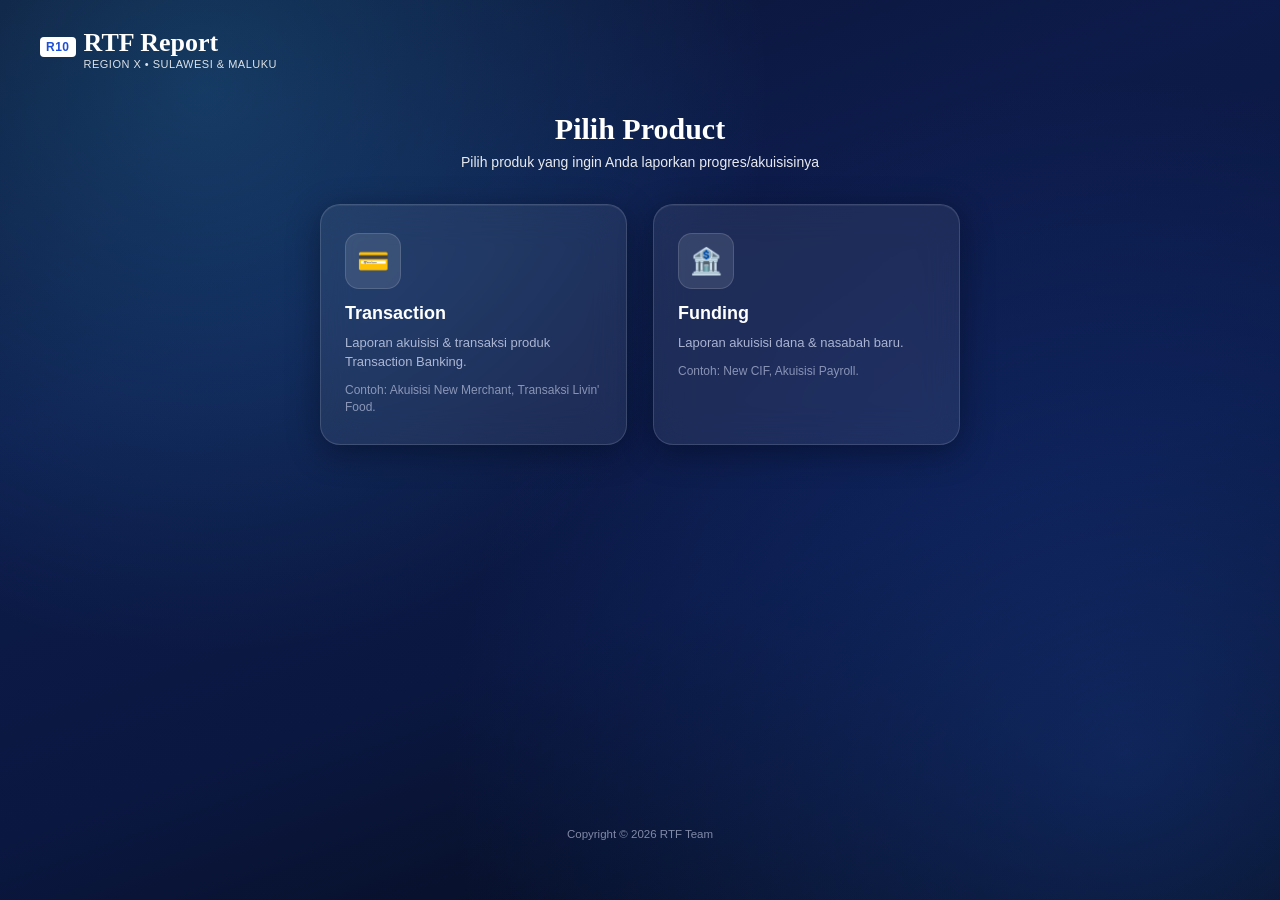
<file: index.html>
<!DOCTYPE html>
<html lang="id">
<head>
<meta charset="UTF-8" />
<meta name="viewport" content="width=device-width, initial-scale=1.0" />
<title>Regional Transaction &amp; Funding Report - Region X</title>
<link rel="stylesheet" href="css/style.css" />
</head>
<body>
<div class="page">
  <div class="topbar">
    <div class="logo">
      <span class="brand-mark">R10</span>
      <div>
        <div class="brand-name">RTF Report</div>
        <div class="brand-sub">Region X &bull; Sulawesi &amp; Maluku</div>
      </div>
    </div>
  </div>

  <div class="header-block">
    <h1>Pilih Product</h1>
    <p>Pilih produk yang ingin Anda laporkan progres/akuisisinya</p>
  </div>

  <div class="card-grid cols-2">
    <a class="card" href="unit-transaction.html">
      <div class="icon">💳</div>
      <h3>Transaction</h3>
      <p>Laporan akuisisi &amp; transaksi produk Transaction Banking.</p>
      <p class="example">Contoh: Akuisisi New Merchant, Transaksi Livin' Food.</p>
    </a>
    <a class="card" href="unit-funding.html">
      <div class="icon">🏦</div>
      <h3>Funding</h3>
      <p>Laporan akuisisi dana &amp; nasabah baru.</p>
      <p class="example">Contoh: New CIF, Akuisisi Payroll.</p>
    </a>
  </div>

  <footer class="site-footer">Copyright &copy; 2026 RTF Team</footer>
</div>
</body>
</html>
</file>
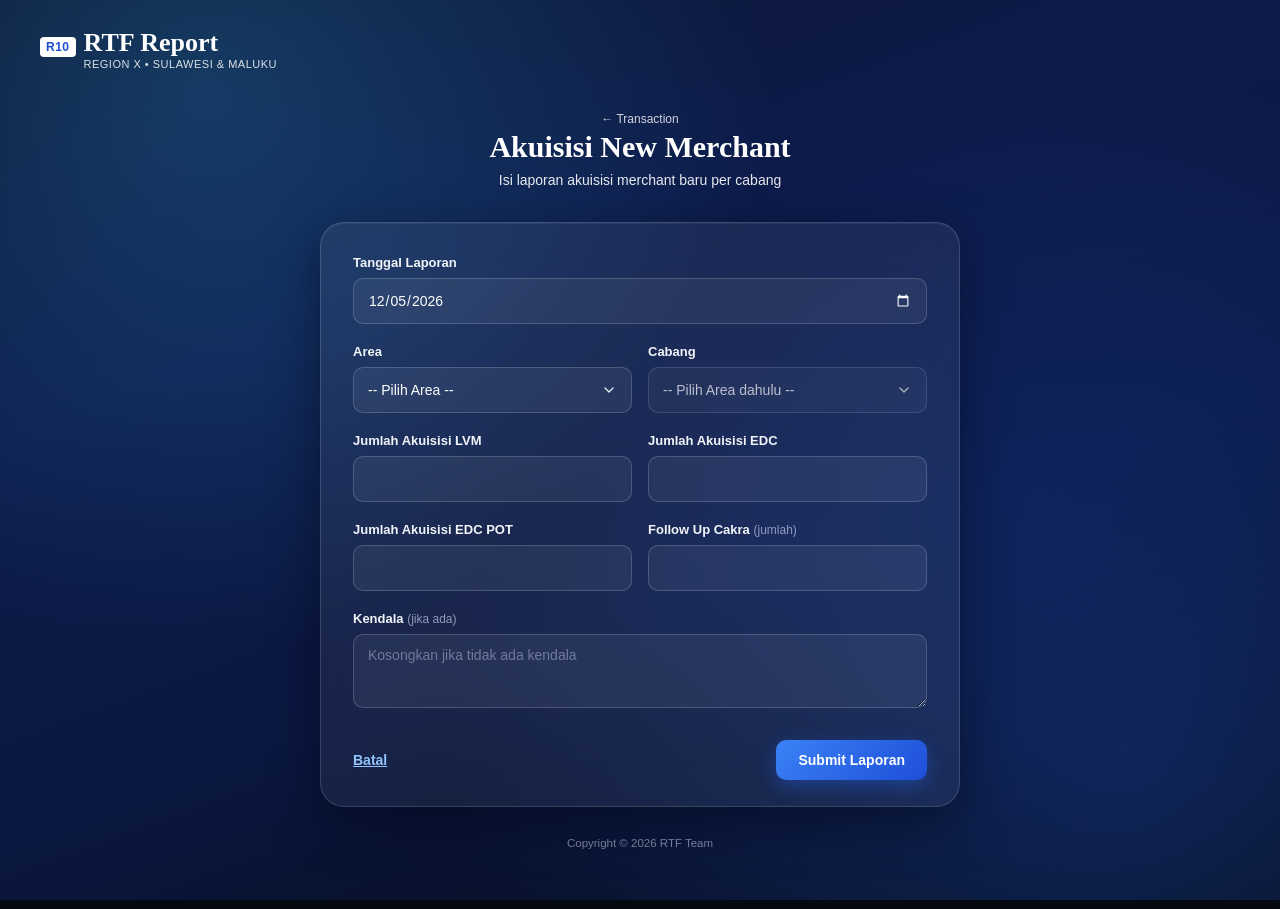
<file: form-new-merchant.html>
<!DOCTYPE html>
<html lang="id">
<head>
<meta charset="UTF-8" />
<meta name="viewport" content="width=device-width, initial-scale=1.0" />
<title>Akuisisi New Merchant - RTF Report</title>
<link rel="stylesheet" href="css/style.css" />
</head>
<body>
<div class="page">
  <div class="topbar">
    <div class="logo">
      <span class="brand-mark">R10</span>
      <div>
        <div class="brand-name">RTF Report</div>
        <div class="brand-sub">Region X &bull; Sulawesi &amp; Maluku</div>
      </div>
    </div>
  </div>

  <div class="header-block">
    <div class="breadcrumb"><a href="unit-transaction.html">&larr; Transaction</a></div>
    <h1>Akuisisi New Merchant</h1>
    <p>Isi laporan akuisisi merchant baru per cabang</p>
  </div>

  <!-- FORM -->
  <form id="merchantForm" class="form-card">
    <div id="statusBox"></div>

    <div class="form-group">
      <label for="tanggal">Tanggal Laporan</label>
      <input type="date" id="tanggal" name="tanggal" required />
    </div>

    <div class="two-col">
      <div class="form-group">
        <label for="area">Area</label>
        <select id="area" name="area" required></select>
      </div>
      <div class="form-group">
        <label for="cabang">Cabang</label>
        <select id="cabang" name="cabang" required disabled>
          <option value="">-- Pilih Area dahulu --</option>
        </select>
      </div>
    </div>

    <div class="two-col">
      <div class="form-group">
        <label for="lvm">Jumlah Akuisisi LVM</label>
        <input type="number" id="lvm" name="lvm" min="0" step="1" required />
      </div>
      <div class="form-group">
        <label for="edc">Jumlah Akuisisi EDC</label>
        <input type="number" id="edc" name="edc" min="0" step="1" required />
      </div>
    </div>

    <div class="two-col">
      <div class="form-group">
        <label for="edcpot">Jumlah Akuisisi EDC POT</label>
        <input type="number" id="edcpot" name="edcpot" min="0" step="1" required />
      </div>
      <div class="form-group">
        <label for="cakra">Follow Up Cakra <span class="hint">(jumlah)</span></label>
        <input type="number" id="cakra" name="cakra" min="0" step="1" required />
      </div>
    </div>

    <div class="form-group">
      <label for="kendala">Kendala <span class="hint">(jika ada)</span></label>
      <textarea id="kendala" name="kendala" rows="3" placeholder="Kosongkan jika tidak ada kendala"></textarea>
    </div>

    <div class="form-footer">
      <a class="btn-secondary" href="unit-transaction.html">Batal</a>
      <button type="submit" class="btn btn-primary" id="submitBtn">Submit Laporan</button>
    </div>
  </form>

  <!-- HASIL / REPORT PREVIEW (hidden sampai submit) -->
  <div class="form-card" id="resultCard" style="display:none; margin-top:22px;">
    <h3 style="margin-top:0;">Laporan siap dikirim</h3>
    <div class="report-preview" id="reportText"></div>
    <button class="btn btn-whatsapp" id="waBtn">📲 Kirim ke WhatsApp</button>
    <div class="form-footer" style="margin-top:12px;">
      <button class="btn-secondary" id="copyBtn">Salin teks</button>
      <a class="btn-secondary" href="form-new-merchant.html">Buat laporan baru</a>
    </div>
  </div>

  <footer class="site-footer">Copyright &copy; 2026 RTF Team</footer>
</div>

<script src="js/branches.js"></script>
<script src="js/config.js"></script>
<script src="js/app.js"></script>
<script>
  const areaSelect = document.getElementById("area");
  const cabangSelect = document.getElementById("cabang");
  const tanggalInput = document.getElementById("tanggal");
  const form = document.getElementById("merchantForm");
  const submitBtn = document.getElementById("submitBtn");
  const statusBox = document.getElementById("statusBox");
  const resultCard = document.getElementById("resultCard");
  const reportText = document.getElementById("reportText");
  const waBtn = document.getElementById("waBtn");
  const copyBtn = document.getElementById("copyBtn");

  populateAreaSelect(areaSelect);
  setDefaultDateToday(tanggalInput);

  areaSelect.addEventListener("change", () => {
    populateCabangSelect(cabangSelect, areaSelect.value);
  });

  function showStatus(type, msg) {
    statusBox.innerHTML = `<div class="status-msg ${type}">${msg}</div>`;
  }

  function buildWording(data) {
    return (
`*LAPORAN AKUISISI NEW MERCHANT*
Region X - Transaction Banking Retail

Tanggal   : ${formatDateIndo(data.tanggal)}
Area      : ${data.area}
Cabang    : ${data.kodeCabang} - ${data.namaCabang}

Jumlah Akuisisi LVM      : ${data.lvm}
Jumlah Akuisisi EDC      : ${data.edc}
Jumlah Akuisisi EDC POT  : ${data.edcpot}
Follow Up Cakra          : ${data.cakra}
Kendala                  : ${data.kendala || "-"}

_Laporan digenerate otomatis via RTF Report_`
    );
  }

  let currentWording = "";

  form.addEventListener("submit", async (e) => {
    e.preventDefault();
    statusBox.innerHTML = "";

    const cabangOpt = cabangSelect.options[cabangSelect.selectedIndex];
    const payload = {
      unit: UNIT_TRANSACTION,
      produk: "Akuisisi New Merchant",
      tanggal: tanggalInput.value,
      area: areaSelect.value,
      kodeCabang: cabangSelect.value,
      namaCabang: cabangOpt ? cabangOpt.dataset.nama : "",
      lvm: Number(document.getElementById("lvm").value || 0),
      edc: Number(document.getElementById("edc").value || 0),
      edcpot: Number(document.getElementById("edcpot").value || 0),
      cakra: Number(document.getElementById("cakra").value || 0),
      kendala: document.getElementById("kendala").value.trim(),
      submittedAt: new Date().toISOString()
    };

    currentWording = buildWording(payload);

    submitBtn.disabled = true;
    submitBtn.textContent = "Menyimpan...";
    showStatus("loading", "Menyimpan data ke Google Sheet...");

    try {
      await sendToSheet(payload);
      showStatus("success", "Data berhasil disimpan.");
    } catch (err) {
      showStatus("error", `Gagal menyimpan ke Google Sheet: ${err.message}. Anda tetap bisa kirim wording ke WhatsApp secara manual.`);
    } finally {
      submitBtn.disabled = false;
      submitBtn.textContent = "Submit Laporan";
    }

    reportText.textContent = currentWording;
    resultCard.style.display = "block";
    resultCard.scrollIntoView({ behavior: "smooth" });
  });

  waBtn.addEventListener("click", () => {
    openWhatsApp(currentWording);
  });

  copyBtn.addEventListener("click", async () => {
    try {
      await copyToClipboard(currentWording);
      copyBtn.textContent = "Tersalin!";
      setTimeout(() => (copyBtn.textContent = "Salin teks"), 1500);
    } catch (e) {
      alert("Gagal menyalin teks otomatis, silakan salin manual.");
    }
  });
</script>
</body>
</html>
</file>
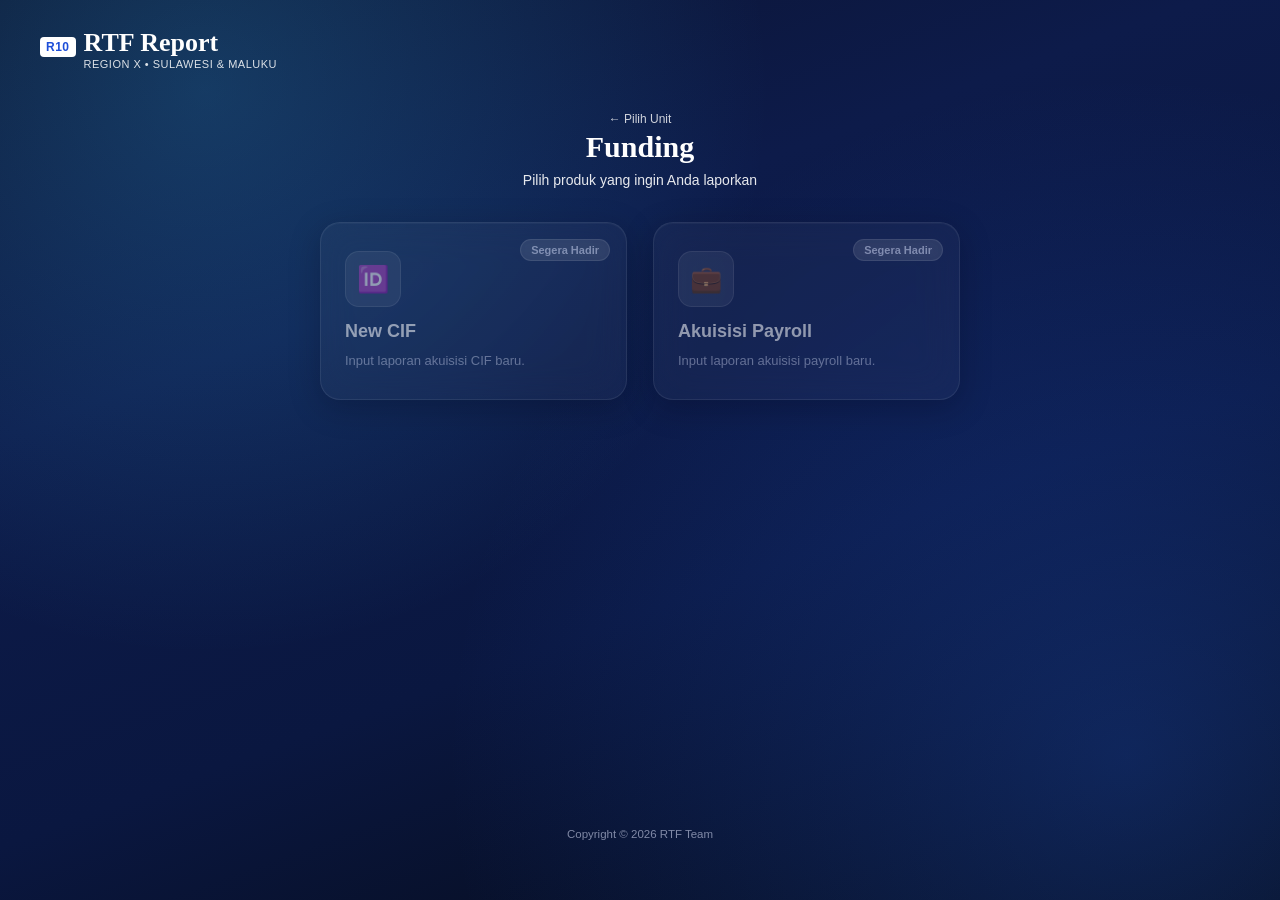
<file: unit-funding.html>
<!DOCTYPE html>
<html lang="id">
<head>
<meta charset="UTF-8" />
<meta name="viewport" content="width=device-width, initial-scale=1.0" />
<title>Funding - RTF Report</title>
<link rel="stylesheet" href="css/style.css" />
</head>
<body>
<div class="page">
  <div class="topbar">
    <div class="logo">
      <span class="brand-mark">R10</span>
      <div>
        <div class="brand-name">RTF Report</div>
        <div class="brand-sub">Region X &bull; Sulawesi &amp; Maluku</div>
      </div>
    </div>
  </div>

  <div class="header-block">
    <div class="breadcrumb"><a href="index.html">&larr; Pilih Unit</a></div>
    <h1>Funding</h1>
    <p>Pilih produk yang ingin Anda laporkan</p>
  </div>

  <div class="card-grid cols-2">
    <div class="card disabled">
      <span class="badge">Segera Hadir</span>
      <div class="icon">🆔</div>
      <h3>New CIF</h3>
      <p>Input laporan akuisisi CIF baru.</p>
    </div>
    <div class="card disabled">
      <span class="badge">Segera Hadir</span>
      <div class="icon">💼</div>
      <h3>Akuisisi Payroll</h3>
      <p>Input laporan akuisisi payroll baru.</p>
    </div>
  </div>

  <footer class="site-footer">Copyright &copy; 2026 RTF Team</footer>
</div>
</body>
</html>
</file>
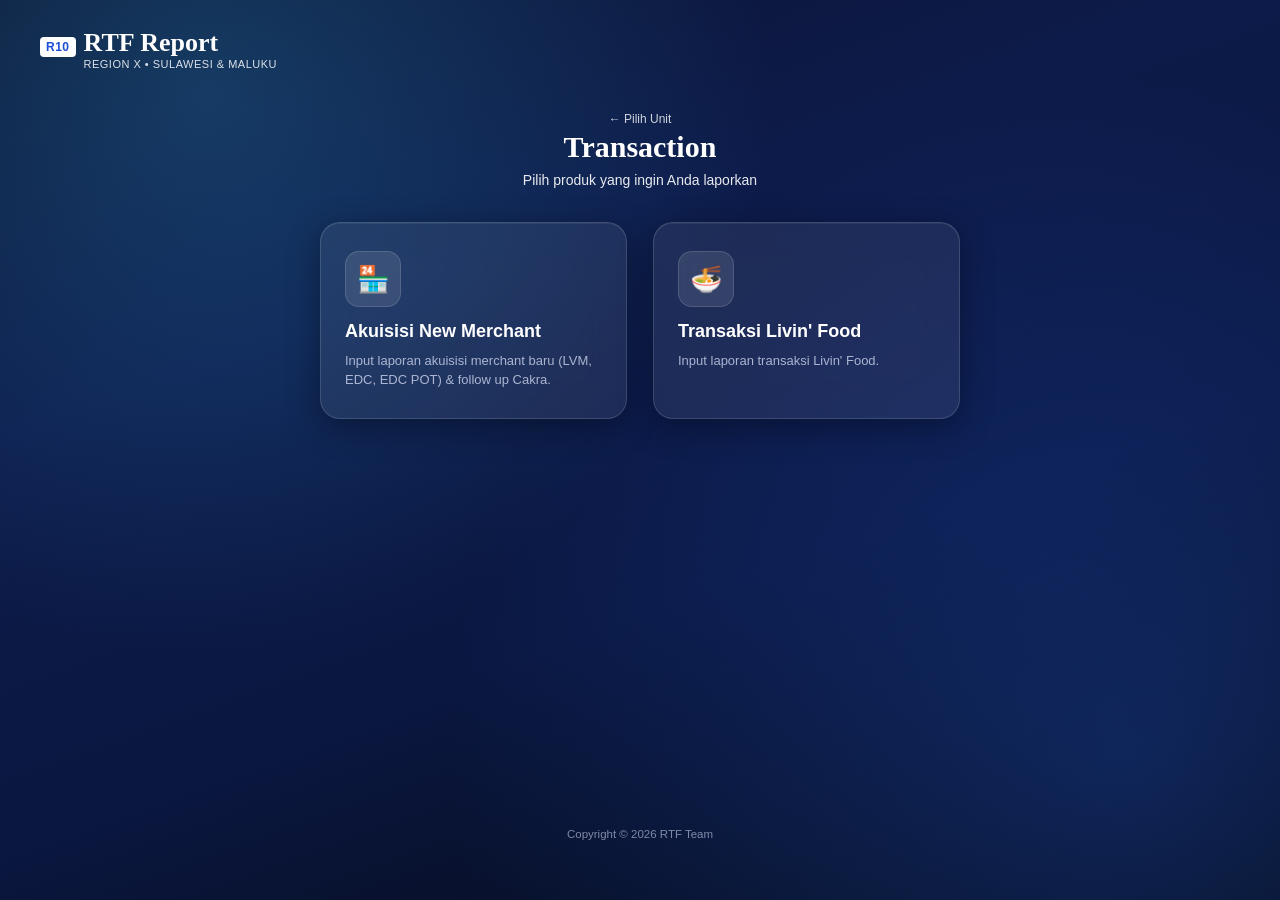
<file: unit-transaction.html>
<!DOCTYPE html>
<html lang="id">
<head>
<meta charset="UTF-8" />
<meta name="viewport" content="width=device-width, initial-scale=1.0" />
<title>Transaction - RTF Report</title>
<link rel="stylesheet" href="css/style.css" />
</head>
<body>
<div class="page">
  <div class="topbar">
    <div class="logo">
      <span class="brand-mark">R10</span>
      <div>
        <div class="brand-name">RTF Report</div>
        <div class="brand-sub">Region X &bull; Sulawesi &amp; Maluku</div>
      </div>
    </div>
  </div>

  <div class="header-block">
    <div class="breadcrumb"><a href="index.html">&larr; Pilih Unit</a></div>
    <h1>Transaction</h1>
    <p>Pilih produk yang ingin Anda laporkan</p>
  </div>

  <div class="card-grid cols-2">
    <a class="card" href="form-new-merchant.html">
      <div class="icon">🏪</div>
      <h3>Akuisisi New Merchant</h3>
      <p>Input laporan akuisisi merchant baru (LVM, EDC, EDC POT) &amp; follow up Cakra.</p>
    </a>
    <a class="card" href="https://taufiksmall.github.io/LivinFoodPartisipationR10/" target="_blank" rel="noopener">
      <div class="icon">🍜</div>
      <h3>Transaksi Livin' Food</h3>
      <p>Input laporan transaksi Livin' Food.</p>
    </a>
  </div>

  <footer class="site-footer">Copyright &copy; 2026 RTF Team</footer>
</div>
</body>
</html>
</file>
<file: css/style.css>
:root {
  --blue-mid: #1d4ed8;
  --blue-accent: #3b82f6;
  --card-bg: rgba(255, 255, 255, 0.07);
  --card-bg-form: rgba(255, 255, 255, 0.06);
  --card-border: rgba(255, 255, 255, 0.14);
  --card-radius: 20px;
  --text-light: #eef2ff;
  --text-light-70: rgba(226, 232, 255, 0.72);
  --text-light-55: rgba(226, 232, 255, 0.55);
  --link-light: #93c5fd;
  --link-light-hover: #bfdbfe;
  --focus-ring: rgba(96, 165, 250, 0.25);
}

* {
  box-sizing: border-box;
}

html, body {
  margin: 0;
  padding: 0;
  min-height: 100%;
  background: #050912;
}

::placeholder {
  color: rgba(226, 232, 255, 0.4);
}

select option {
  background: #0d1b3d;
  color: #fff;
}

body {
  font-family: "Segoe UI", "Helvetica Neue", Arial, sans-serif;
  color: var(--text-light);
  min-height: 100vh;
  background:
    radial-gradient(circle at 16% 10%, rgba(56, 189, 248, 0.22), transparent 42%),
    radial-gradient(circle at 88% 84%, rgba(37, 99, 235, 0.28), transparent 50%),
    linear-gradient(160deg, #0b1330 0%, #0d1b4a 32%, #0a1740 62%, #050912 100%);
  background-attachment: fixed;
}

.page {
  min-height: 100vh;
  display: flex;
  flex-direction: column;
  padding: 28px 40px 60px;
}

.topbar {
  display: flex;
  align-items: center;
  justify-content: space-between;
  margin-bottom: 24px;
}

.logo {
  display: flex;
  align-items: baseline;
  gap: 8px;
  color: #fff;
}

.logo .brand-mark {
  background: #fff;
  color: var(--blue-mid);
  font-weight: 800;
  font-size: 12px;
  padding: 3px 6px;
  border-radius: 4px;
  letter-spacing: 0.5px;
}

.logo .brand-name {
  font-family: Georgia, "Times New Roman", serif;
  font-size: 26px;
  font-weight: 700;
}

.logo .brand-sub {
  font-size: 11px;
  opacity: 0.85;
  letter-spacing: 0.5px;
  text-transform: uppercase;
}

.header-block {
  text-align: center;
  margin: 18px 0 34px;
  color: #fff;
}

.header-block h1 {
  font-family: Georgia, "Times New Roman", serif;
  font-size: 30px;
  margin: 0 0 8px;
}

.header-block p {
  margin: 0;
  font-size: 14px;
  opacity: 0.9;
}

.breadcrumb {
  font-size: 12px;
  color: rgba(255, 255, 255, 0.85);
  margin-bottom: 4px;
}

.breadcrumb a {
  color: #fff;
  text-decoration: none;
  opacity: 0.8;
}

.breadcrumb a:hover {
  opacity: 1;
  text-decoration: underline;
}

.card-grid {
  display: grid;
  grid-template-columns: repeat(auto-fit, minmax(230px, 1fr));
  gap: 26px;
  max-width: 980px;
  margin: 0 auto;
  width: 100%;
}

.card-grid.cols-2 {
  max-width: 640px;
}

.card {
  background: var(--card-bg);
  backdrop-filter: blur(18px);
  -webkit-backdrop-filter: blur(18px);
  border-radius: var(--card-radius);
  padding: 28px 24px;
  box-shadow: 0 8px 32px rgba(2, 6, 23, 0.45), inset 0 1px 0 rgba(255, 255, 255, 0.06);
  text-decoration: none;
  color: var(--text-light);
  display: flex;
  flex-direction: column;
  gap: 10px;
  transition: transform 0.18s ease, box-shadow 0.18s ease, border-color 0.18s ease;
  cursor: pointer;
  position: relative;
  border: 1px solid var(--card-border);
}

.card:hover:not(.disabled) {
  transform: translateY(-4px);
  box-shadow: 0 16px 40px rgba(2, 6, 23, 0.55), inset 0 1px 0 rgba(255, 255, 255, 0.1);
  border-color: rgba(255, 255, 255, 0.24);
}

.card.disabled {
  opacity: 0.55;
  cursor: not-allowed;
}

.card .icon {
  width: 56px;
  height: 56px;
  border-radius: 14px;
  background: rgba(255, 255, 255, 0.1);
  border: 1px solid rgba(255, 255, 255, 0.14);
  display: flex;
  align-items: center;
  justify-content: center;
  font-size: 26px;
  margin-bottom: 4px;
}

.card h3 {
  margin: 0;
  font-size: 18px;
  color: #fff;
}

.card p {
  margin: 0;
  font-size: 13px;
  color: var(--text-light-70);
  line-height: 1.45;
}

.card .example {
  font-size: 12px;
  color: var(--text-light-55);
}

.badge {
  position: absolute;
  top: 16px;
  right: 16px;
  background: rgba(255, 255, 255, 0.14);
  backdrop-filter: blur(6px);
  color: #e0e7ff;
  font-size: 11px;
  font-weight: 600;
  padding: 4px 10px;
  border-radius: 20px;
  border: 1px solid rgba(255, 255, 255, 0.18);
}

.form-card {
  background: var(--card-bg-form);
  backdrop-filter: blur(22px);
  -webkit-backdrop-filter: blur(22px);
  border: 1px solid var(--card-border);
  border-radius: 24px;
  max-width: 640px;
  margin: 0 auto;
  width: 100%;
  padding: 32px 32px 26px;
  box-shadow: 0 16px 48px rgba(2, 6, 23, 0.5), inset 0 1px 0 rgba(255, 255, 255, 0.06);
}

.form-card h3 {
  color: #fff;
}

.form-group {
  margin-bottom: 20px;
}

.form-group label {
  display: block;
  font-size: 13px;
  font-weight: 600;
  margin-bottom: 8px;
  color: #f1f5f9;
}

.form-group .hint {
  font-weight: 400;
  color: rgba(226, 232, 255, 0.6);
  font-size: 12px;
}

input[type="date"],
input[type="number"],
input[type="text"],
select,
textarea {
  width: 100%;
  min-height: 46px;
  padding: 12px 14px;
  border: 1.5px solid rgba(255, 255, 255, 0.18);
  border-radius: 10px;
  font-size: 14px;
  font-family: inherit;
  color: #fff;
  background: rgba(255, 255, 255, 0.06);
  -webkit-appearance: none;
  appearance: none;
  box-sizing: border-box;
}

input:focus, select:focus, textarea:focus {
  outline: none;
  border-color: #60a5fa;
  box-shadow: 0 0 0 3px var(--focus-ring);
}

/* Samakan perataan teks input tanggal dengan field lain + tema gelap
   pada picker native (default browser membuat teks tanggal rata tengah
   & ikon kalender gelap yang tidak kelihatan di background gelap) */
input[type="date"] {
  text-align: left;
  line-height: 1.3;
  color-scheme: dark;
}

input[type="date"]::-webkit-date-and-time-value {
  text-align: left;
  margin: 0;
}

input[type="date"]::-webkit-datetime-edit {
  font-size: 14px;
}

select {
  background-image: url("data:image/svg+xml;charset=UTF-8,%3Csvg xmlns='http://www.w3.org/2000/svg' viewBox='0 0 24 24' fill='none' stroke='%23e2e8f0' stroke-width='2' stroke-linecap='round' stroke-linejoin='round'%3E%3Cpolyline points='6 9 12 15 18 9'%3E%3C/polyline%3E%3C/svg%3E");
  background-repeat: no-repeat;
  background-position: right 14px center;
  background-size: 16px;
  padding-right: 38px;
}

.form-footer {
  display: flex;
  align-items: center;
  justify-content: space-between;
  margin-top: 28px;
}

.btn {
  border: none;
  border-radius: 10px;
  padding: 12px 22px;
  font-size: 14px;
  font-weight: 600;
  cursor: pointer;
  text-decoration: none;
  display: inline-flex;
  align-items: center;
  gap: 8px;
}

.btn-primary {
  background: linear-gradient(135deg, var(--blue-accent), var(--blue-mid));
  color: #fff;
  box-shadow: 0 6px 18px rgba(37, 99, 235, 0.4);
}

.btn-primary:hover {
  filter: brightness(1.08);
}

.btn-primary:disabled {
  background: #4b5563;
  box-shadow: none;
  opacity: 0.75;
  cursor: not-allowed;
  filter: none;
}

.btn-whatsapp {
  background: #25D366;
  color: #fff;
  width: 100%;
  justify-content: center;
  padding: 14px;
  font-size: 15px;
  box-shadow: 0 6px 18px rgba(37, 211, 102, 0.35);
}

.btn-whatsapp:hover {
  background: #1ebe5b;
}

.btn-secondary {
  background: transparent;
  color: var(--link-light);
  font-weight: 600;
  font-size: 14px;
  padding: 8px 0;
}

.btn-secondary:hover {
  color: var(--link-light-hover);
  text-decoration: underline;
}

.back-link {
  color: #fff;
  opacity: 0.9;
  text-decoration: none;
  font-size: 14px;
  font-weight: 600;
  display: inline-flex;
  align-items: center;
  gap: 6px;
}

.back-link:hover {
  opacity: 1;
  text-decoration: underline;
}

.footer-nav {
  max-width: 640px;
  margin: 18px auto 0;
  width: 100%;
}

.report-preview {
  background: rgba(255, 255, 255, 0.05);
  border: 1px dashed rgba(255, 255, 255, 0.25);
  border-radius: 12px;
  padding: 18px;
  font-family: "Courier New", monospace;
  font-size: 13px;
  white-space: pre-wrap;
  color: #e5e7eb;
  margin-bottom: 18px;
  line-height: 1.6;
}

.status-msg {
  font-size: 13px;
  margin-bottom: 14px;
  padding: 10px 14px;
  border-radius: 8px;
}

.status-msg.success {
  background: rgba(34, 197, 94, 0.15);
  color: #4ade80;
}

.status-msg.error {
  background: rgba(239, 68, 68, 0.15);
  color: #f87171;
}

.status-msg.loading {
  background: rgba(255, 255, 255, 0.1);
  color: var(--link-light);
}

.two-col {
  display: grid;
  grid-template-columns: 1fr 1fr;
  gap: 16px;
}

.site-footer {
  text-align: center;
  font-size: 11.5px;
  color: var(--text-light-55);
  font-weight: 500;
  margin-top: auto;
  padding-top: 30px;
}

@media (max-width: 640px) {
  .page {
    padding: 20px 16px 40px;
  }
  .two-col {
    grid-template-columns: 1fr;
  }
}
</file>
